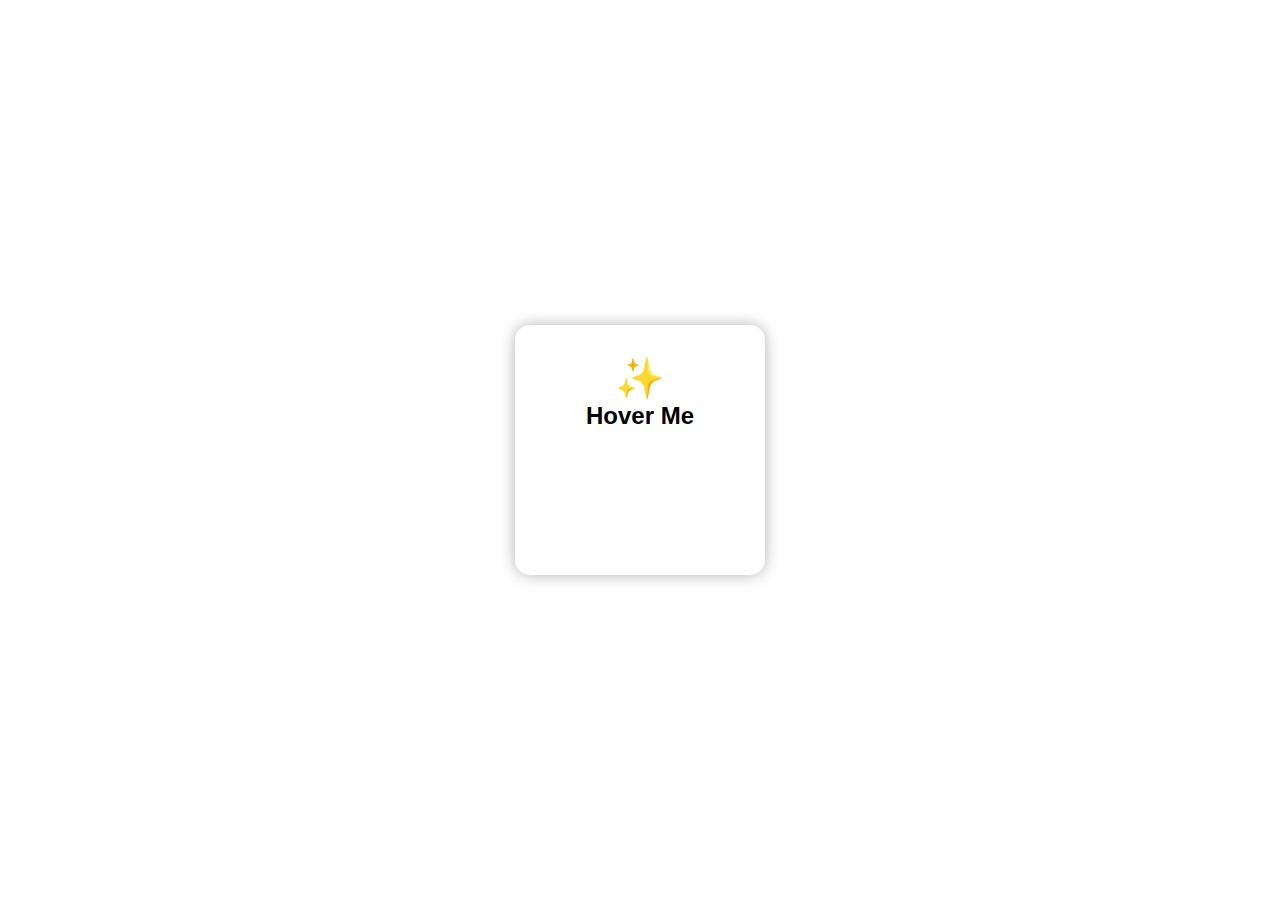
<file: animation/index.html>
<!DOCTYPE html>
<html lang="en">
<head>
  <meta charset="UTF-8" />
  <meta name="viewport" content="width=device-width, initial-scale=1.0"/>
  <title>Animation</title>
  <link rel="stylesheet" href="style.css" />
</head>
<body>
  <div class="animat">
    <span class="star">✨</span>
    <h2>Hover Me</h2>
  </div>
</body>
</html>
</file>
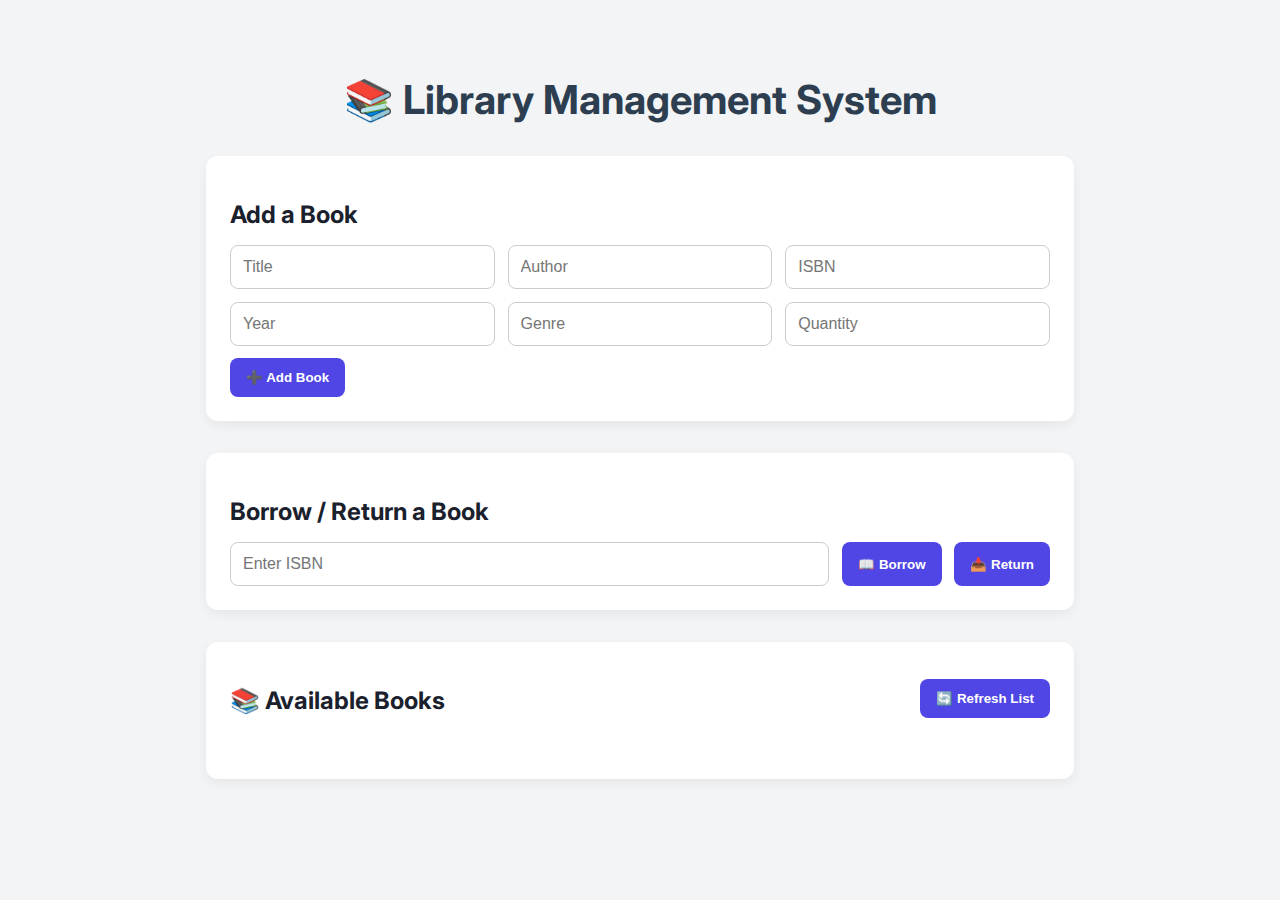
<file: Library/index.html>
<!DOCTYPE html>
<html lang="en">
<head>
  <meta charset="UTF-8" />
  <meta name="viewport" content="width=device-width, initial-scale=1.0"/>
  <title>📚 Library System</title>
  <link rel="stylesheet" href="style.css" />
  <link href="https://fonts.googleapis.com/css2?family=Inter:wght@400;600;700&display=swap" rel="stylesheet">
</head>
<body>
  <div class="container">
    <h1>📚 Library Management System</h1>

    <div class="card">
      <h2>Add a Book</h2>
      <div class="form-group">
        <input type="text" id="title" placeholder="Title" />
        <input type="text" id="author" placeholder="Author" />
        <input type="text" id="isbn" placeholder="ISBN" />
        <input type="number" id="year" placeholder="Year" />
        <input type="text" id="genre" placeholder="Genre" />
        <input type="number" id="quantity" placeholder="Quantity" />
        <button onclick="addBook()">➕ Add Book</button>
      </div>
    </div>

    <div class="card">
      <h2>Borrow / Return a Book</h2>
      <div class="form-group">
        <input type="text" id="borrowIsbn" placeholder="Enter ISBN" />
        <button onclick="borrowBook()">📖 Borrow</button>
        <button onclick="returnBook()">📥 Return</button>
      </div>
    </div>

   <div class="card">
  <div style="display: flex; justify-content: space-between; align-items: center;">
    <h2>📚 Available Books</h2>
    <button onclick="displayBooks()">🔄 Refresh List</button>
  </div>
  <div id="bookList" class="book-list"></div>
</div>

  <script src="app.js"></script>
</body>
</html>
</file>
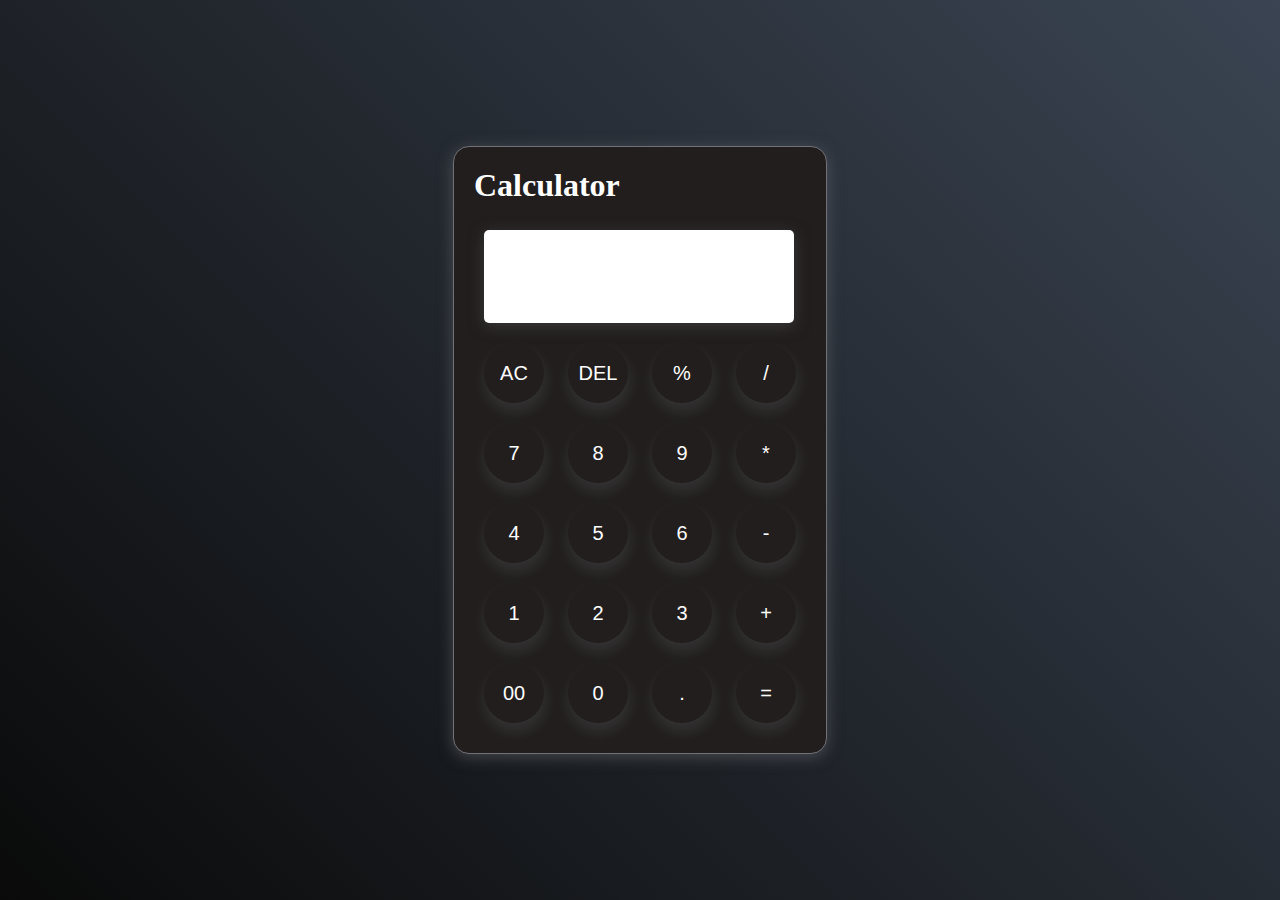
<file: JavaScript/calculator/index.html>
<!DOCTYPE html>
<html lang="en">
<head>
    <meta charset="UTF-8">
    <meta name="viewport" content="width=device-width, initial-scale=1.0">
    <title>CALCULATOR</title>
    <link rel="stylesheet" href="style.css">
</head>
<body>
    <div class="container">
            <h1>Calculator</h1>
            <input type="text" name="text_input" id="text_input">

            <div>
                <button onclick="clear()"class="operator" value="AC">AC</button>
                <button class="operator" onclick="del()">DEL</button>
                <button onclick="display()" class="operator">%</button>
                <button onclick="display()" class="operator">/</button>
            </div>

            <div>
                <button onclick="display()">7</button>
                <button onclick="display()">8</button>
                <button onclick="display()">9</button>
                <button onclick="display()" class="operator">*</button>
            </div>

            <div>
                <button onclick="display()">4</button>
                <button onclick="display()">5</button>
                <button onclick="display()">6</button>
                <button onclick="display()" class="operator">-</button>
            </div>

            <div>
                <button onclick="display()">1</button>
                <button onclick="display()">2</button>
                <button onclick="display()">3</button>
                <button onclick="display()" class="operator">+</button>
            </div>

            <div>
                <button onclick="display()">00</button>
                <button onclick="display()">0</button>
                <button onclick="display()">.</button>
                <button onclick="calculate()"class="equalBtn">=</button>
            </div>
    </div>
    <script src="script.js"></script>  
</body>
</html>
</file>
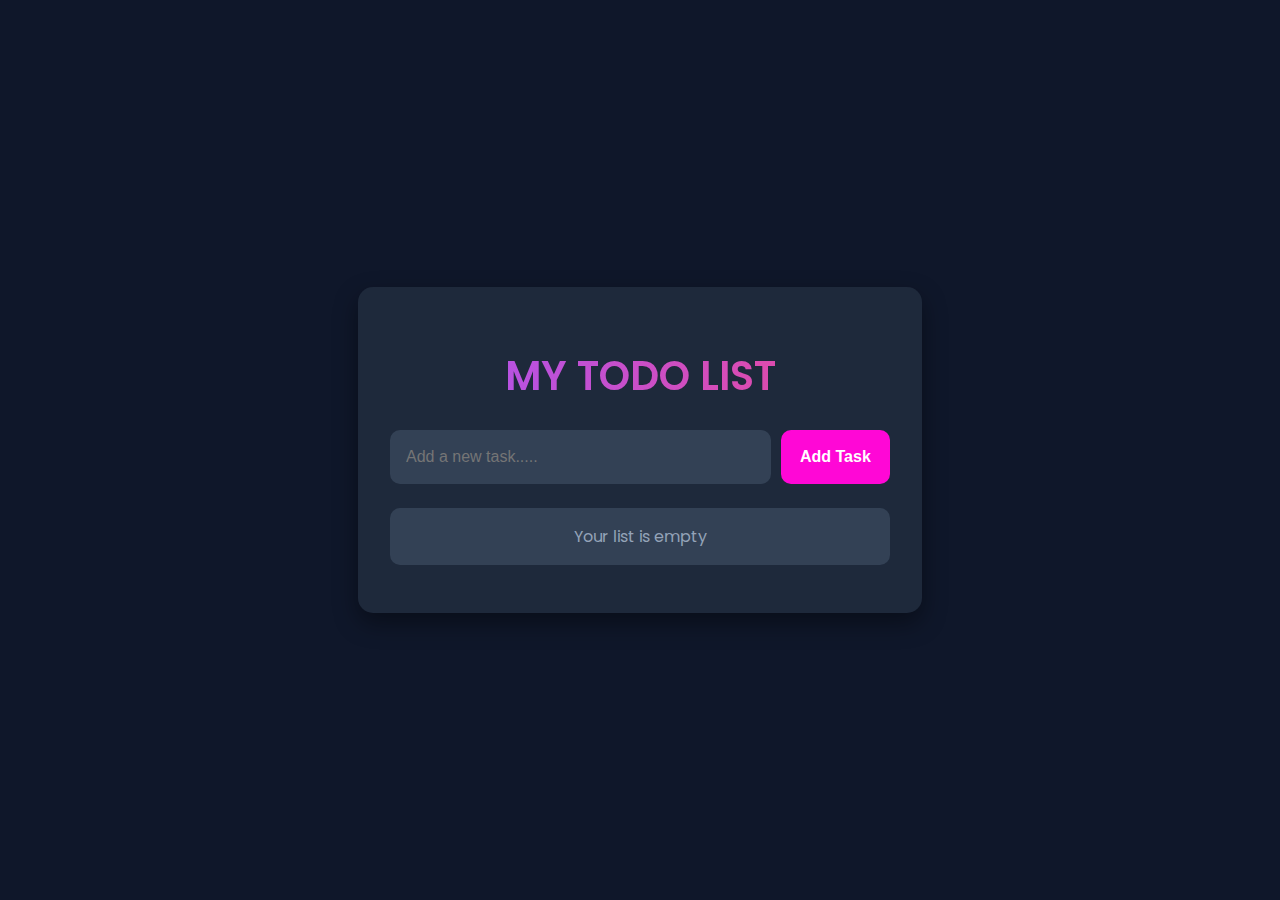
<file: JavaScript/To-Do-LIst/index.html>
<!DOCTYPE html>
<html lang="en">

<head>
    <meta charset="UTF-8" />
    <meta name="viewport" content="width=device-width, initial-scale=1.0" />
    <title>To-DI-List</title>
    <link rel="stylesheet" href="style.css" />
</head>

<body>
    <div class="container poppins-light">
        <header>
            <h1>MY TODO LIST</h1>
        </header>
        <form class="todo-items">
            <input type="text" placeholder="Add a new task....." required autocomplete="off" id="task_input" />
            <button type="submit" id="sub_btn">Add Task</button>
        </form>
        <ul class="task-list" id="task-list">Your list is empty</ul>
    </div>
    <script src="script.js"></script>
</body>

</html>
</file>
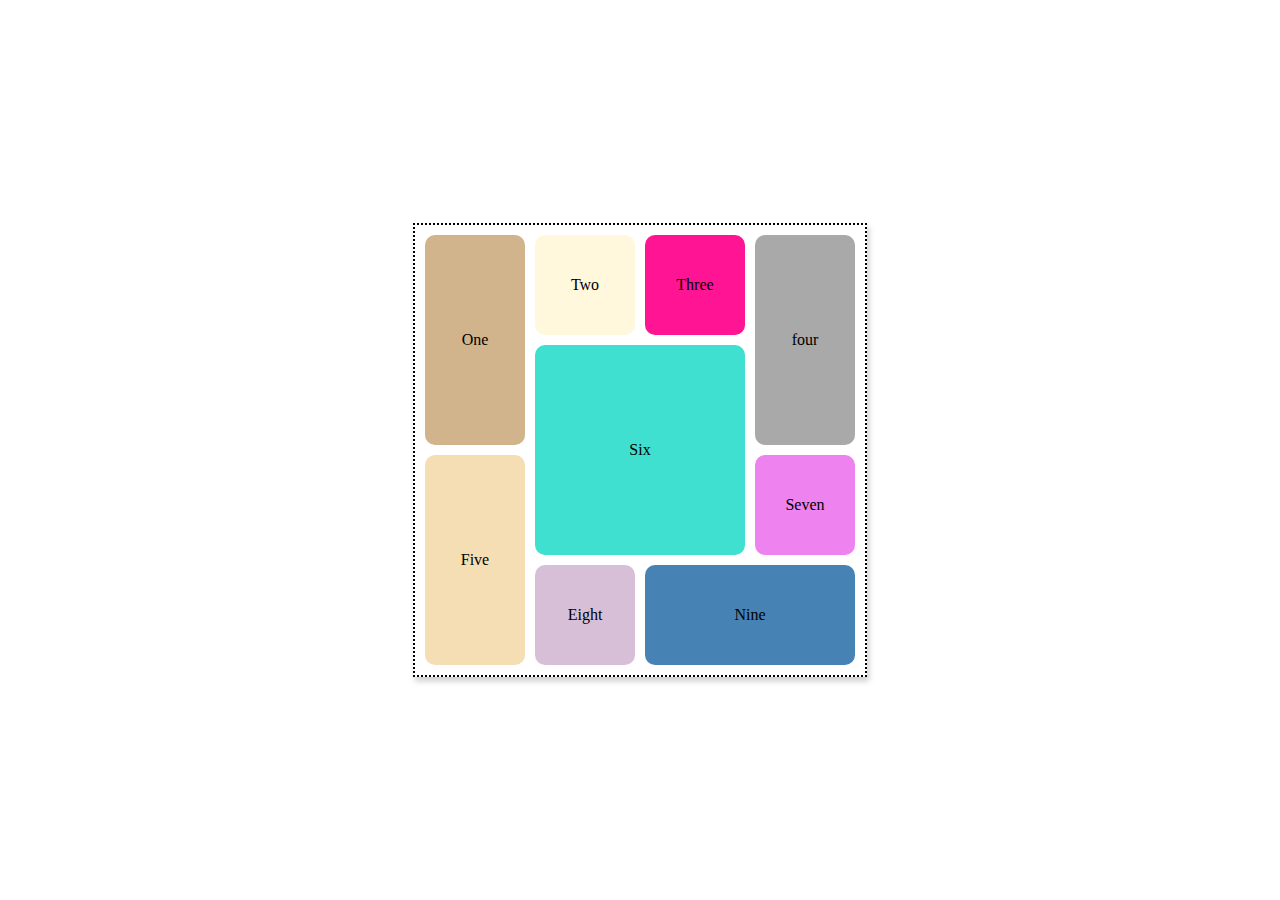
<file: grid/grid.html>
<!DOCTYPE html>
<html lang="en">
<head>
    <meta charset="UTF-8">
    <meta name="viewport" content="width=device-width, initial-scale=1.0">
    <title>Grid template </title>
    <link rel="stylesheet" href="grid.css">
</head>
<body>
    <div class="container">
        <div class="grid_items grid_items_1">One</div>
        <div class="grid_items grid_items_2">Two</div>
        <div class="grid_items grid_items_3">Three</div>
        <div class="grid_items grid_items_4">four</div>
        <div class="grid_items grid_items_5">Five</div>
        <div class="grid_items grid_items_6">Six</div>
        <div class="grid_items grid_items_7">Seven</div>
        <div class="grid_items grid_items_8">Eight</div>
        <div class="grid_items grid_items_9">Nine</div>
        
    </div>
</body>
</html>
</file>
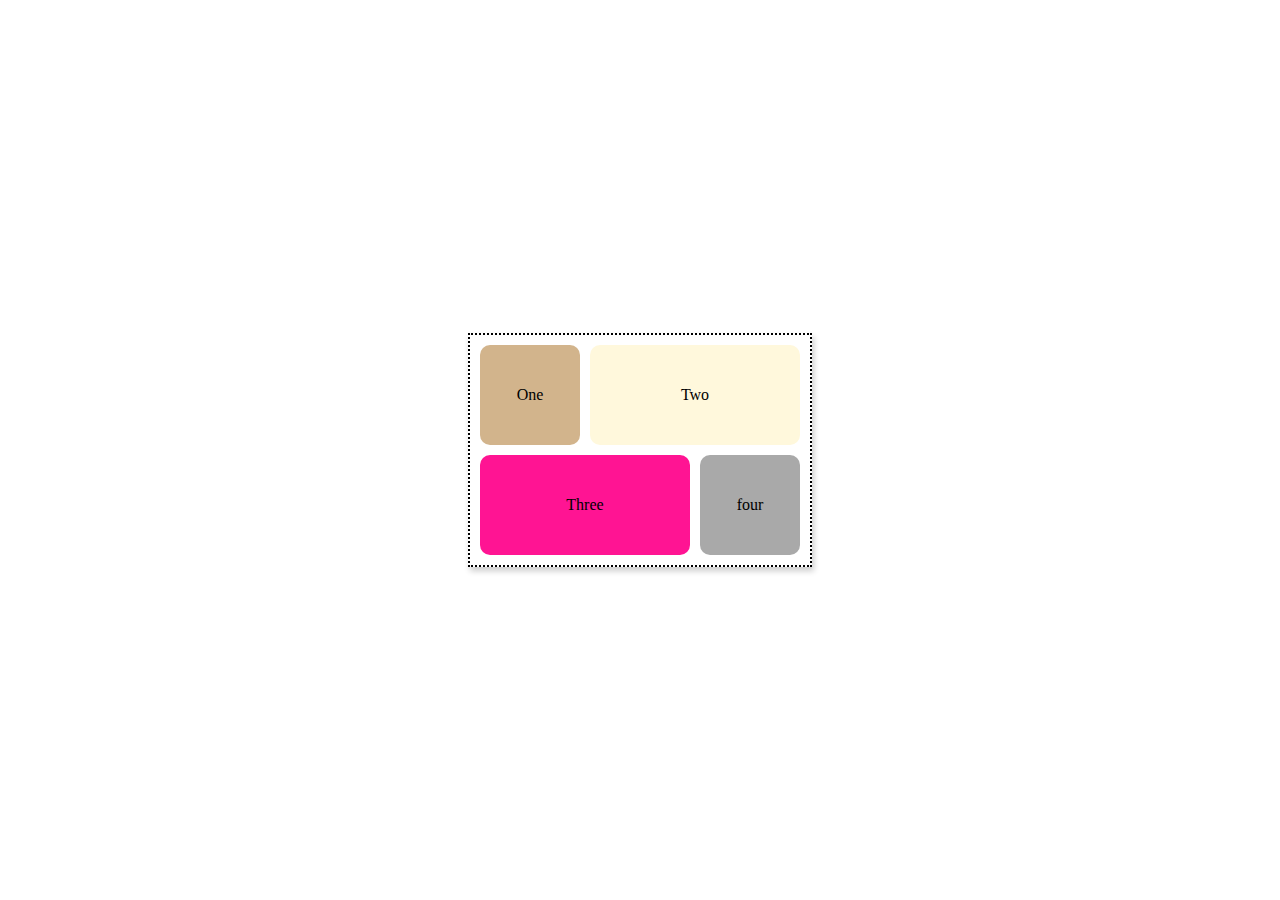
<file: grid1/grid1.html>
<!DOCTYPE html>
<html lang="en">
<head>
    <meta charset="UTF-8">
    <meta name="viewport" content="width=device-width, initial-scale=1.0">
    <title>Grid template </title>
    <link rel="stylesheet" href="grid1.css">
</head>
<body>
    <div class="container">
        <div class="grid_items grid_items_1">One</div>
        <div class="grid_items grid_items_2">Two</div>
        <div class="grid_items grid_items_3">Three</div>
        <div class="grid_items grid_items_4">four</div>    
    </div>
</body>
</html>
</file>
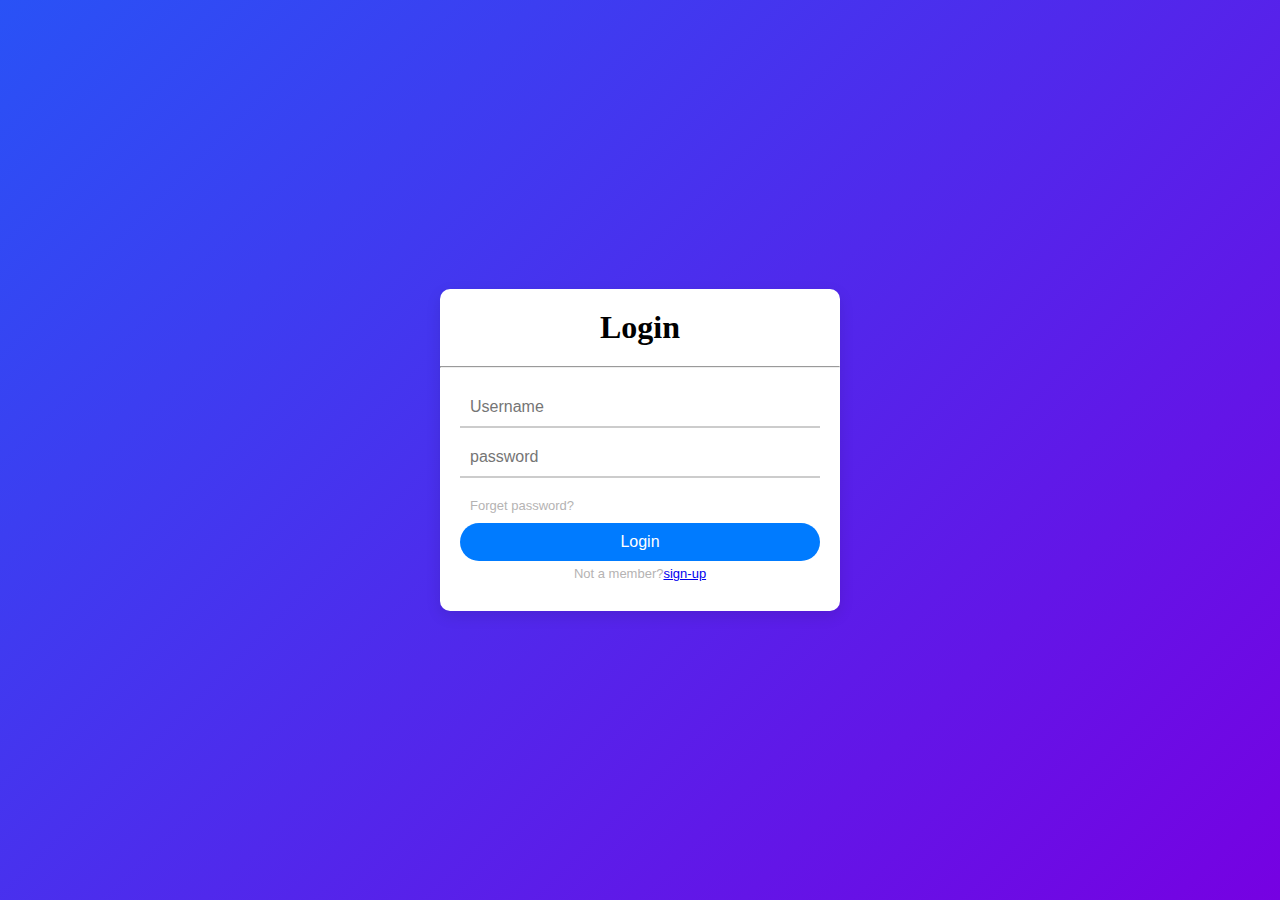
<file: login/login.html>
<!DOCTYPE html>
<html lang="en">

<head>
    <meta charset="UTF-8">
    <meta name="viewport" content="width=device-width, initial-scale=1.0">
    <title>Login Page</title>
    <link rel="stylesheet" href="login.css">
</head>

<body>
    <div class="container">
        <h1>Login</h1>
            <hr />
        <form>
            <input type="text" name="username" id="username" required placeholder="Username" class="underline-input">

            <input type="password" name="password" id="password" required placeholder="password" class="underline-input">
            <p>Forget password?</p>
            <button type="submit">Login</button>

            <footer>
                <p>Not a member?<a href="#sign-up">sign-up</a></p>
            </footer>
        </form>
    </div>
</body>

</html>
</file>
<file: animation/style.css>
* {
  padding: 0;
  margin: 0;
  box-sizing: border-box;
}

body {
  display: flex;
  justify-content: center;
  align-items: center;
  height: 100vh;
  background: #ffffff;
  font-family: Arial, sans-serif;
}

.animat {
  padding: 30px;
  text-align: center;
  box-shadow: 0 0 15px rgba(0, 0, 0, 0.3);
  height: 250px;
  width: 250px;
  border-radius: 15px;
  transition: transform 0.3s ease, box-shadow 0.3s ease;
}

.animat:hover {
  transform: translate(-10px, -10px) rotate(-5deg); 
  box-shadow: 0 0 20px rgba(0, 0, 0, 0.5); 
}


.animat:hover .star {
  animation: spinStar 2s linear infinite; 
}


.star {
  display: inline-block;
  font-size: 40px;
}

@keyframes spinStar {
  0% {
    transform: rotate(0deg);
  }
  100% {
    transform: rotate(360deg);
  }
}
</file>
<file: Library/style.css>
* {
  box-sizing: border-box;
}

body {
  margin: 0;
  padding: 0;
  font-family: 'Inter', sans-serif;
  background: #f3f4f6;
  color: #333;
}

.container {
  max-width: 900px;
  margin: 2rem auto;
  padding: 1rem;
}

h1 {
  text-align: center;
  font-size: 2.5rem;
  margin-bottom: 2rem;
  color: #2c3e50;
}

.card {
  background: #ffffff;
  padding: 1.5rem;
  margin-bottom: 2rem;
  border-radius: 12px;
  box-shadow: 0 4px 12px rgba(0, 0, 0, 0.06);
}

h2 {
  margin-bottom: 1rem;
  color: #1a202c;
}

.form-group {
  display: flex;
  flex-wrap: wrap;
  gap: 0.8rem;
}

input {
  padding: 0.75rem;
  flex: 1 1 200px;
  border: 1px solid #ccc;
  border-radius: 8px;
  font-size: 1rem;
  transition: border 0.3s;
}

input:focus {
  border-color: #4f46e5;
  outline: none;
}

button {
  padding: 0.75rem 1rem;
  background: #4f46e5;
  color: #fff;
  border: none;
  border-radius: 8px;
  font-weight: 600;
  cursor: pointer;
  transition: background 0.3s ease;
}

button:hover {
  background: #4338ca;
}

.book-card {
  background: #f9fafb;
  border: 1px solid #e5e7eb;
  border-radius: 10px;
  padding: 1rem;
  margin: 1rem 0;
  transition: transform 0.2s;
}

.book-card:hover {
  transform: scale(1.01);
  background-color: #f0f4ff;
}

.book-list {
  margin-top: 1rem;
}

.book-list {
  display: grid;
  grid-template-columns: repeat(auto-fit, minmax(260px, 1fr));
  gap: 1.5rem;
  margin-top: 1.5rem;
}

.book-card {
  background: #ffffff;
  border-radius: 10px;
  box-shadow: 0 6px 18px rgba(0, 0, 0, 0.08);
  padding: 1.2rem;
  transition: transform 0.2s ease, box-shadow 0.3s ease;
  display: flex;
  flex-direction: column;
  justify-content: space-between;
  border-left: 5px solid #4f46e5;
}

.book-card:hover {
  transform: translateY(-4px);
  box-shadow: 0 10px 25px rgba(0, 0, 0, 0.1);
  background-color: #f8faff;
}

.book-card strong {
  color: #1f2937;
}

.book-meta {
  font-size: 0.95rem;
  color: #4b5563;
  margin: 0.25rem 0;
}

.book-meta span {
  display: block;
  margin-top: 4px;
}
</file>
<file: JavaScript/calculator/style.css>
* {
    margin: 0;
    padding: 0;
    box-sizing: border-box;
}

body {

    display: flex;
    justify-content: center;
    align-items: center;
    height: 100vh;
    background: linear-gradient(45deg, #0a0a0a, #3a4452);
}

.container {

    border: 1px solid #707278;
    padding: 20px;
    border-radius: 16px;
    background: transparent;
    box-shadow: 0px 3px 15px rgba(113, 115, 119, 0.5);
    background-color: rgb(34, 30, 30);
}

.container button {
    border: none;
    width: 60px;
    height: 60px;
    margin: 10px;
    border-radius: 50%;
    background: transparent;
    color: #ffffff;
    font-size: 20px;
    box-shadow: 1px 8px 15px rgba(225, 255, 255, 0.1);
    cursor: pointer;
    text-align: center;

}

.container input {
    width: 310px;
    border: none;
    padding: 24px;
    margin: 10px;
    background: transparent;
    box-shadow: 0px 3px 15px rgba(84, 84, 84, 0.5);
    font-size: 40px;
    text-align: right;
    cursor: pointer;
    color: #000000;
    flex: 1;
    background-color: #ffffff;
    border-radius: 5px;
}

input::placeholder {
    color: #ffffff;

}

h1 {
    font-family: 'Times New Roman', Times, serif;
    font-size: 2rem;
    margin-bottom: 1rem;
    color: #ffffff;
}

.equalBtn {
    background-color: #fb7c14;
}

.operator {
    color: #6dee0a;

}
</file>
<file: JavaScript/To-Do-LIst/style.css>
@import url('https://fonts.googleapis.com/css2?family=Poppins:wght@300;600&display=swap');

body {
  margin: 0;
  padding: 0;
  font-family: 'Poppins', sans-serif;
  background-color: #0f172a;
  display: flex;
  justify-content: center;
  align-items: center;
  height: 100vh;
}

.container {
  background-color: #1e293b;
  padding: 2rem;
  border-radius: 15px;
  box-shadow: 0 10px 25px rgba(0, 0, 0, 0.4);
  width: 100%;
  max-width: 500px;
  text-align: center;
}

h1 {
  font-size: 2.5rem;
  font-weight: 600;
  background: linear-gradient(to right, #a855f7, #ec4899);
  -webkit-background-clip: text;
  -webkit-text-fill-color: transparent;
  margin-bottom: 1.5rem;
}

.todo-items {
  display: flex;
  gap: 10px;
  justify-content: center;
  margin-bottom: 1.5rem;
  flex-wrap: wrap;
}

.todo-items input[type="text"] {
  padding: 0.75rem 1rem;
  border-radius: 10px;
  border: none;
  flex: 1;
  outline-color: #7705e1;
  min-width: 220px;
  background-color: #334155;
  color: #fff;
  font-size: 1rem;
  height: 30px;
}

.todo-items button {
  padding: 0.75rem 1.2rem;
  border: none;
  border-radius: 10px;
  background-color: rgb(255, 7, 214);
  color: white;
  font-weight: bold;
  cursor: pointer;
  transition: transform 0.2s ease;
  font-size: 1rem;
}

.task-list {
  background-color: #334155;
  padding: 1rem;
  border-radius: 10px;
  color: #94a3b8;
  font-size: 1rem;
}

.task-item {
  display: flex;
  justify-content: space-between;
  align-items:center;
  background-color: #1e293b;
  border-radius: 8px;
  padding: 0.75rem;
  margin: 10px 0;
  color: #f1f5f9;
  gap: 10px;
}

.li_span {
  flex: 1;
  font-size: 1rem;
 
}

.task-buttons {
  display: flex;
  gap: 8px;
}

.revert_btn,
.dlt_btn {
  padding: 5px 10px;
  border: none;
  border-radius: 6px;
  cursor: pointer;
  font-size: 1rem;
  background-color: #475569;
  
}
</file>
<file: grid/grid.css>
*{
    margin: 0;
    padding: 0;
}
body{
    display: flex;
    justify-content: center;
    min-height: 100vh;
    align-items: center;
}

.container{
    display: grid;
    grid-template-columns: repeat(4,100px);
    grid-template-rows: repeat(4,100px);
    gap: 10px;
    box-shadow: 2px 4px 6px rgba(0, 0, 0,0.2);
    border: 2px dotted black;
    padding: 10px;
    
}
.grid_items{
    display: flex;
    text-align: center;
    font-family:cursive;
    align-items: center;
    justify-content: center;
    border-radius: 10px;
    
}
.grid_items_1{
    grid-area: 1/1/3/2;
    background: tan;
      
}
.grid_items_2{
    grid-area: 1/2/1/3;
    background:cornsilk;
      
}
.grid_items_3{
    grid-area: 1/3/1/4;
    background:deeppink;
      
}.grid_items_4{
   grid-area: 1/4/3/5;
   background:darkgrey;
      
}.grid_items_5{
    grid-area: 3/1/5/2;
    background: wheat;  
      
}
.grid_items_6{
   grid-area:2/2/4/4;
   background: turquoise;
      
}
.grid_items_7{
    grid-area:3/4/4/5;
    background: violet;
    
}
.grid_items_8{
    grid-area: 4/2/5/3;
    background:thistle;
    
}
.grid_items_9{
    grid-area: 4/3/5/5;
    background: steelblue;
   
}
</file>
<file: grid1/grid1.css>
* {
    margin: 0;
    padding: 0;
}

body {
    display: flex;
    justify-content: center;
    min-height: 100vh;
    align-items: center;
}

.container {
    display: grid;
    grid-template-columns: repeat(3, 100px);
    grid-template-rows: repeat(2, 100px);
    gap: 10px;
    box-shadow: 2px 4px 6px rgba(0, 0, 0, 0.2);
    border: 2px dotted black;
    padding: 10px;

}

.grid_items {
    display: flex;
    text-align: center;
    font-family: cursive;
    align-items: center;
    justify-content: center;
    border-radius: 10px;
    
}

.grid_items_1 {
    grid-area: 1/1/2/2;
    background: tan;

}

.grid_items_2 {
    grid-area: 1/2/1/4;
    background: cornsilk;

}

.grid_items_3 {
    grid-area: 2/1/3/3;
    background: deeppink;

}

.grid_items_4 {
    grid-area: 2/3/3/4;
    background: darkgrey;

}
</file>
<file: login/login.css>
* {
    margin: 0;
    padding: 0;
    box-sizing: border-box;
}

body {
    font-family: Arial, sans-serif;
    background: linear-gradient(135deg, #2952f6, #7601e2);
    display: flex;
    flex-direction: column;
    align-items: center;
    justify-content: center;
    height: 100vh;
}

h1{
    font-family:'Times New Roman', Times, serif;
    text-align: center;
    margin: 20px;

}
.container{
    background: white;
    border-radius: 10px;
    box-shadow: 0 5px 15px rgba(0, 0, 0, 0.1);
    width: 400px;
}
hr{
    margin-bottom: 20px;
    
}

form {
   padding:20px ;
   padding-top: 0;
    
}

p{
    color: rgb(181, 179, 179);
    margin: 10px;
    font-size: small;
}

footer p{
    margin-top: 5px;
    text-align: center;
}

input{
    width: 100%;
    padding: 8px;
    margin-bottom: 10px;
    border: none;
    color: rgb(0, 0, 0);
    
    
}
.underline-input {
    border: none;
    border-bottom: 2px solid #ccc;
    padding: 10px;
    outline: none;
    font-size: 16px;
    
    
}

button {
    width: 100%;
    padding: 10px;
    background: #007BFF;
    border: none;
    color: white;
    font-size: 16px;
    border-radius: 50px;
    cursor: pointer;
    transition: background 0.3s ease;
}
</file>
